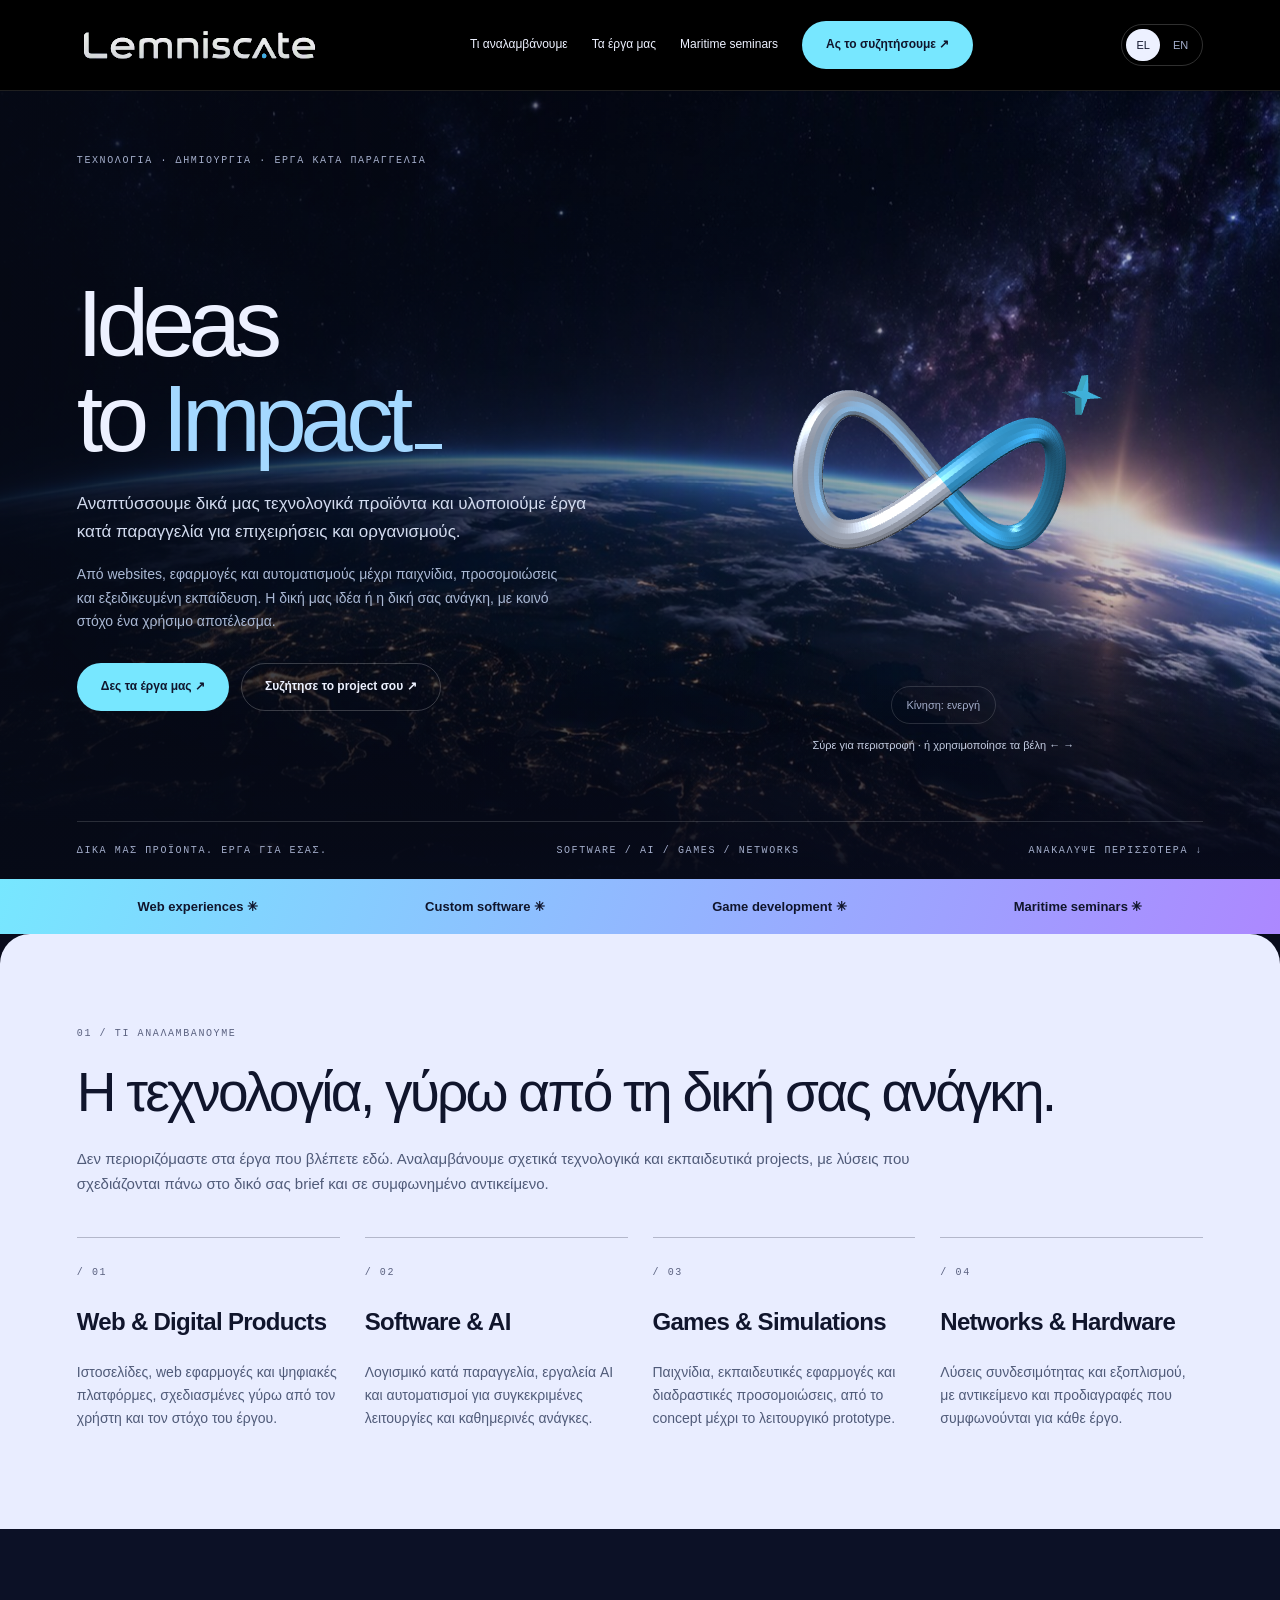
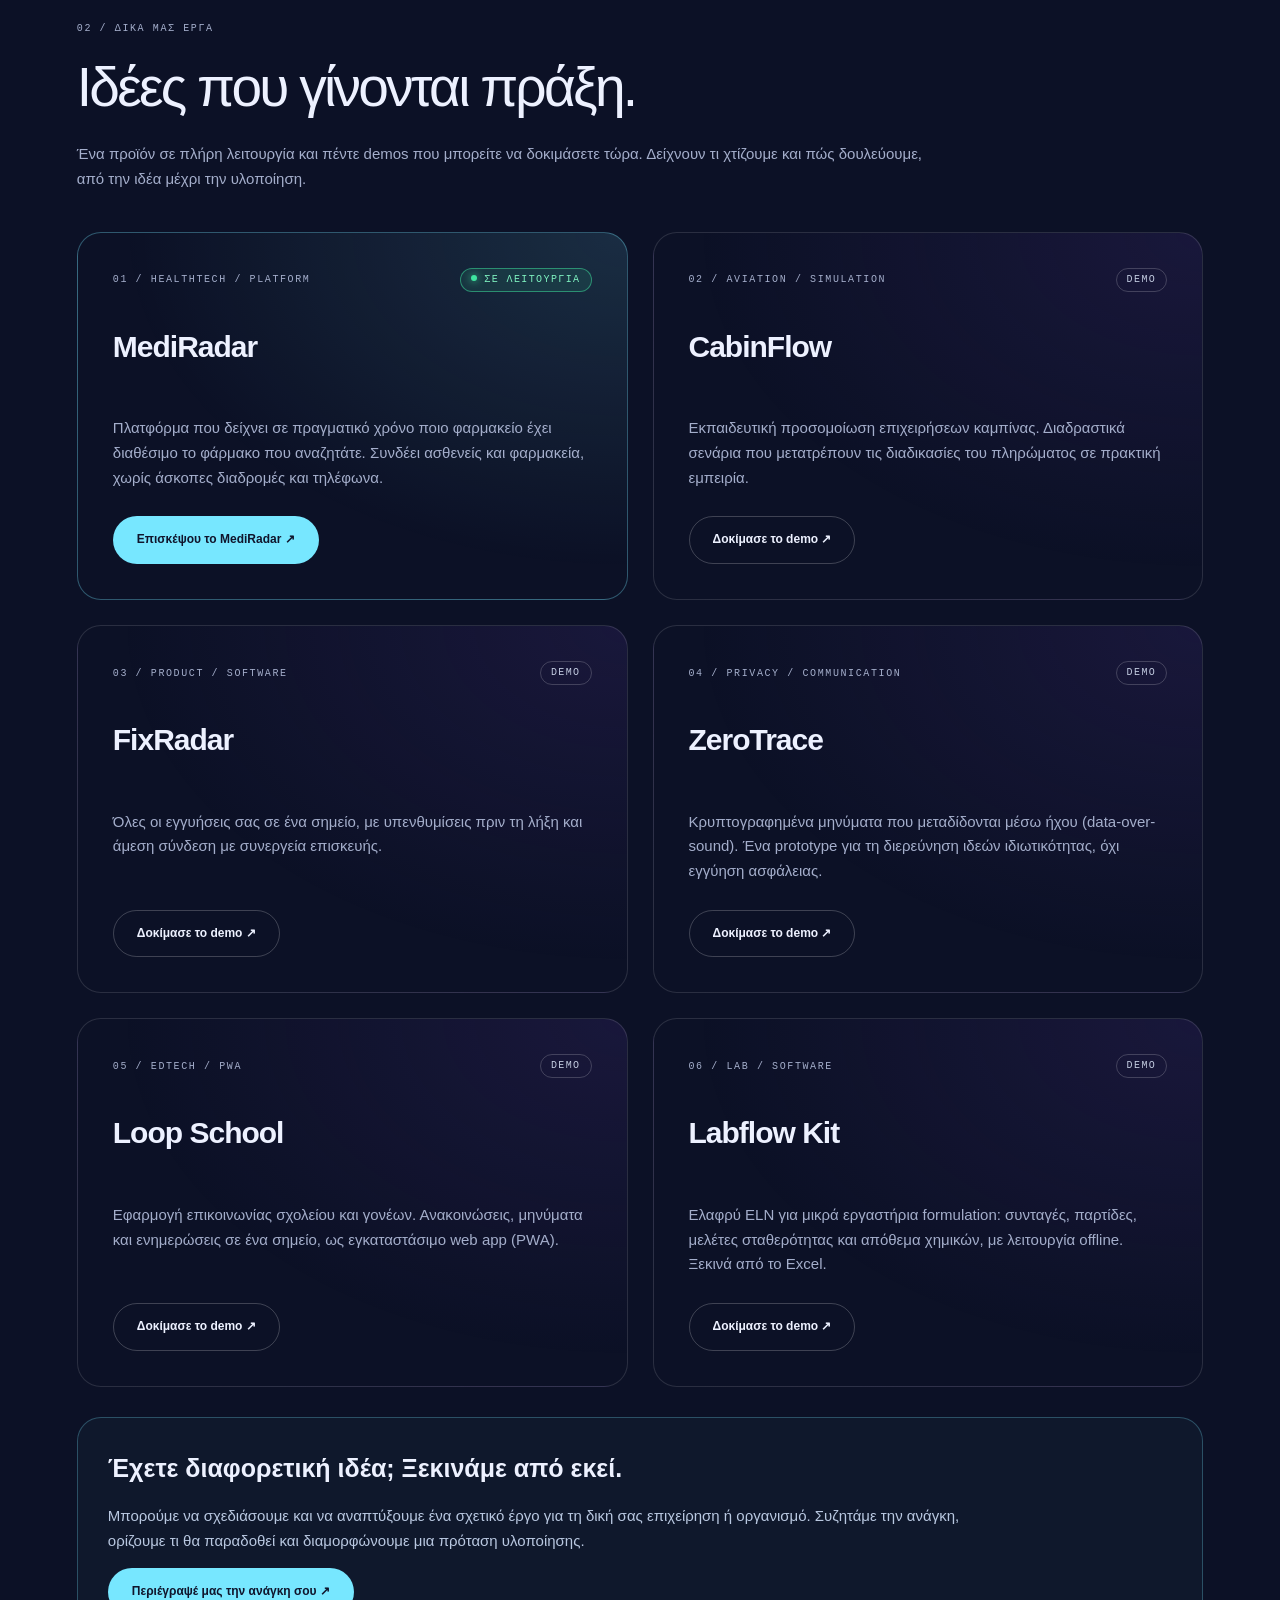
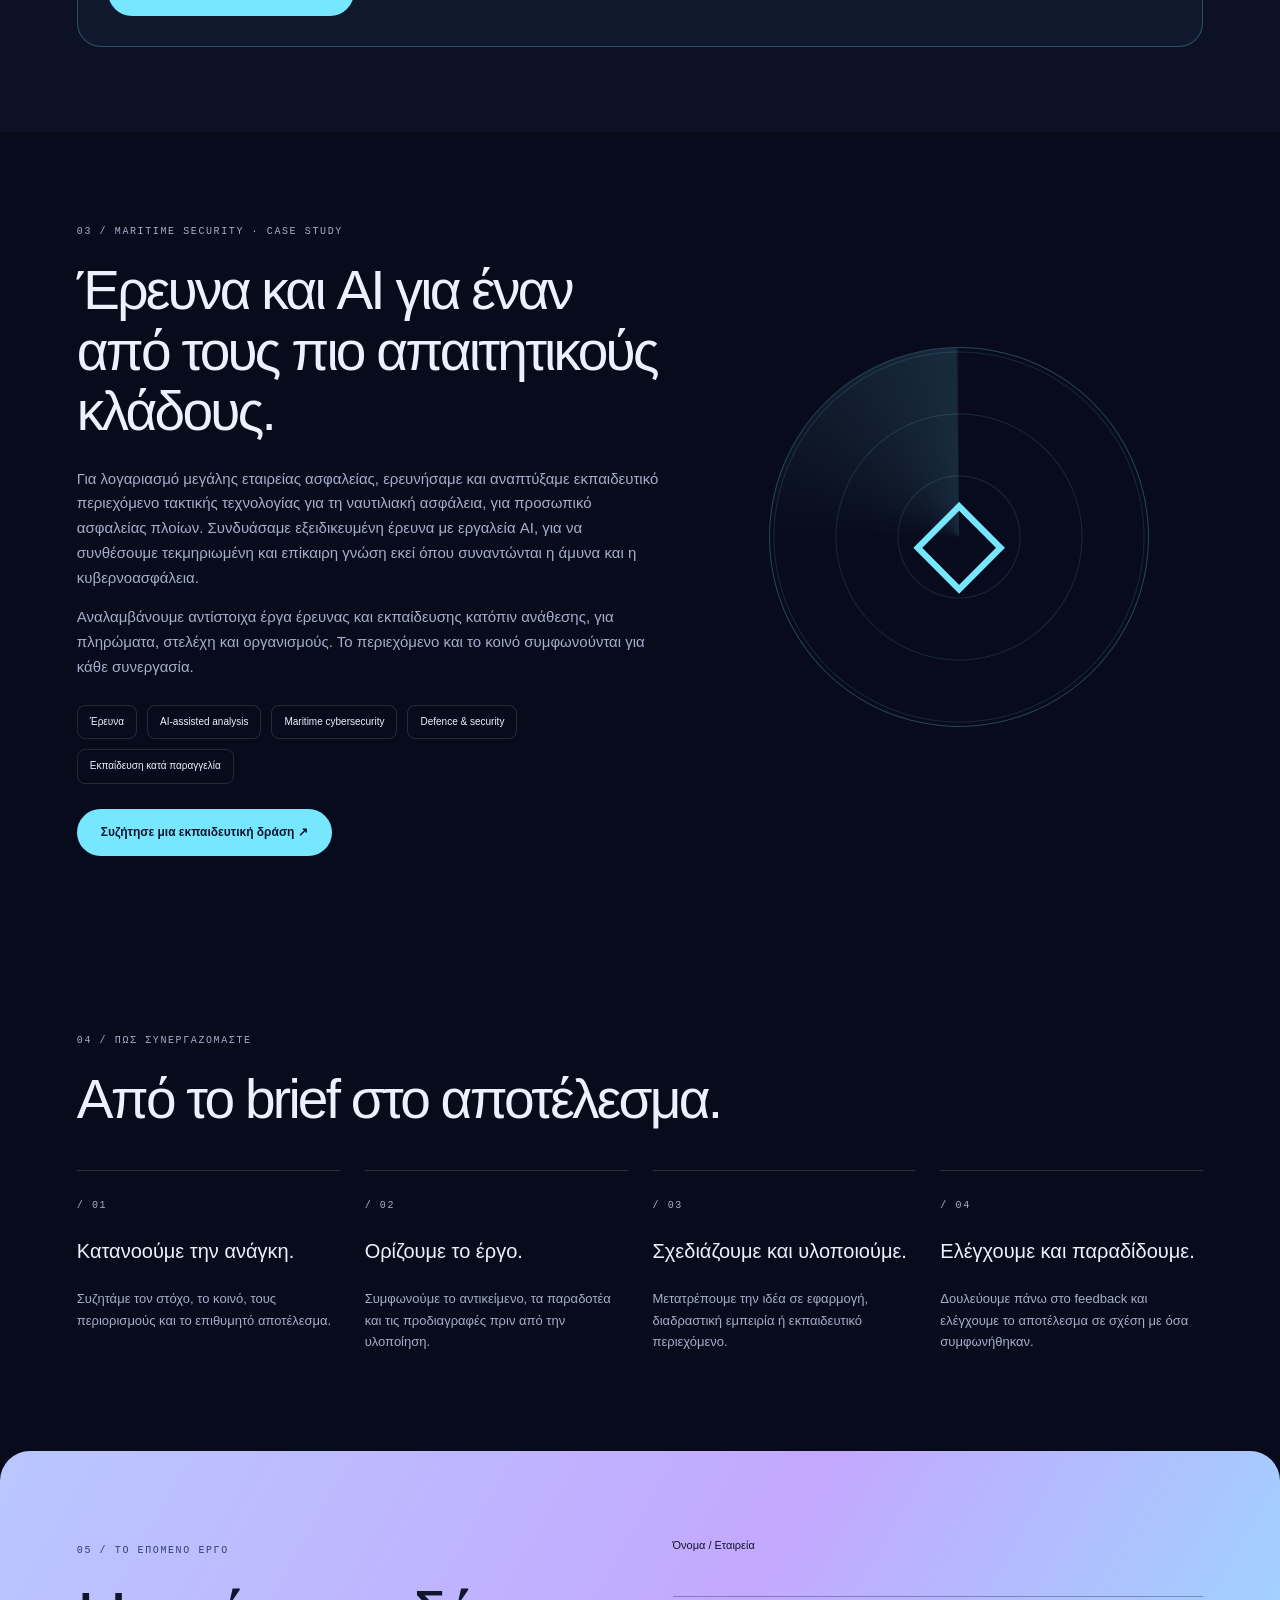
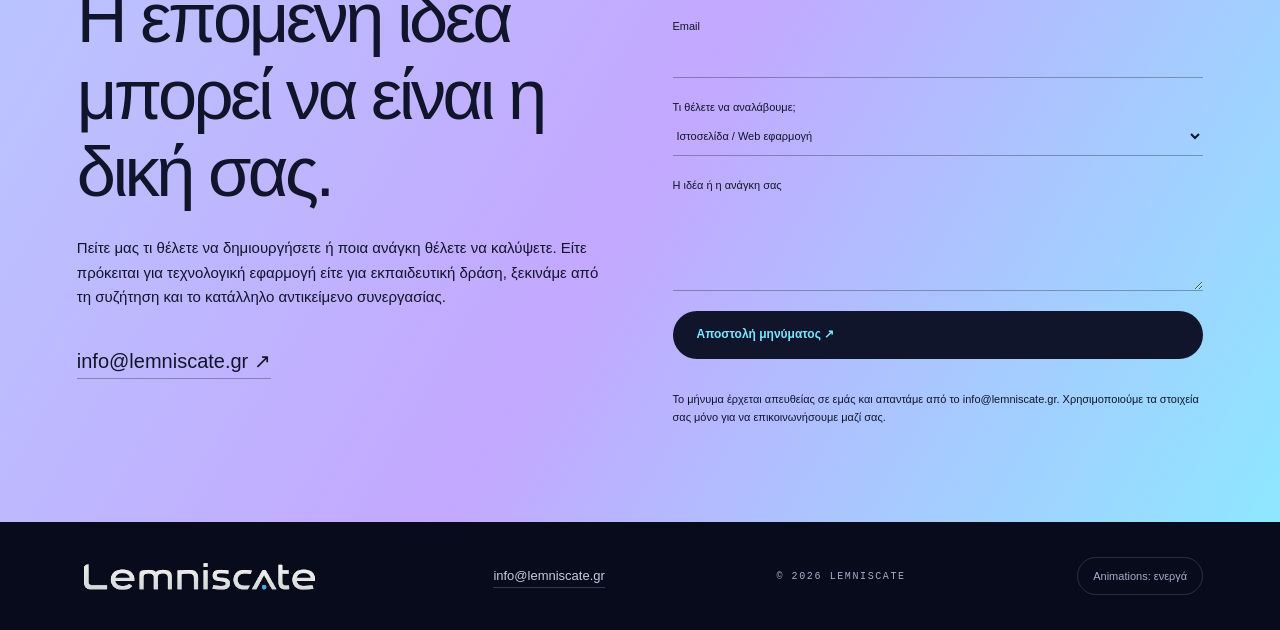
<file: index.html>
<!DOCTYPE html>
<html lang="el"><head><meta charset="utf-8"/><meta content="width=device-width,initial-scale=1" name="viewport"/><meta content="#000000" name="theme-color"/><meta content="Lemniscate: δικά μας τεχνολογικά προϊόντα και έργα κατά παραγγελία. Web, software, AI, games και maritime training." name="description"/><title>Lemniscate | Ideas to Impact</title><link href="https://lemniscate.gr/" rel="canonical"/><meta content="Lemniscate | Ideas to Impact" property="og:title"/><meta content="Δικά μας τεχνολογικά προϊόντα και έργα κατά παραγγελία: web, software, AI, games και maritime training." property="og:description"/><meta content="https://lemniscate.gr/" property="og:url"/><meta content="https://lemniscate.gr/earth-sunrise.jpg" property="og:image"/><meta content="website" property="og:type"/><link href="styles.css" rel="stylesheet"/><link rel="icon" href="data:,"/></head><body><svg aria-hidden="true" height="0" style="position:absolute;pointer-events:none" width="0" xmlns="http://www.w3.org/2000/svg"><defs><filter color-interpolation-filters="sRGB" height="100%" id="clean-wordmark" width="100%" x="0" y="0"><fecolormatrix in="SourceGraphic" result="mask" type="matrix" values="0 0 0 0 1 0 0 0 0 1 0 0 0 0 1 .2126 .7152 .0722 0 0"></fecolormatrix><fecomponenttransfer in="mask" result="clean"><fefunca intercept="-1.6" slope="8" type="linear"></fefunca></fecomponenttransfer><fecomposite in="SourceGraphic" in2="clean" operator="in"></fecomposite></filter></defs></svg><a class="skip" href="#main"><span data-i18n="skip">Μετάβαση στο περιεχόμενο</span></a><header><div class="wrap nav"><a aria-label="Lemniscate" href="#"><img alt="Lemniscate" class="wordmark" height="93" src="lemniscate-wordmark.png" width="690"/></a><nav aria-label="Κύρια πλοήγηση" id="navigation"><a href="#services"><span data-i18n="navServices">Τι αναλαμβάνουμε</span></a><a href="#work"><span data-i18n="navWork">Τα έργα μας</span></a><a href="#seminars"><span data-i18n="navSeminars">Maritime seminars</span></a><a class="button" href="#contact"><span data-i18n="talk">Ας το συζητήσουμε ↗</span></a></nav><div class="nav-controls"><div aria-label="Language / Γλώσσα" class="language" role="group"><button aria-label="Ελληνικά" aria-pressed="true" data-lang="el" type="button">EL</button><button aria-label="English" aria-pressed="false" data-lang="en" type="button">EN</button></div><button aria-controls="navigation" aria-expanded="false" aria-label="Μενού" class="menu" type="button">☰</button></div></div></header><main id="main"><div class="hero"><div aria-hidden="true" class="earth-background"></div><div class="wrap"><span class="eyebrow" data-i18n="heroEyebrow">Τεχνολογία · Δημιουργία · Έργα κατά παραγγελία</span><div class="hero-grid"><div><h1 lang="en">Ideas<br/>to <em>Impact<span aria-hidden="true" class="terminal-cursor"></span></em></h1><p class="hero-copy" data-i18n="heroCopy">Αναπτύσσουμε δικά μας τεχνολογικά προϊόντα και υλοποιούμε έργα κατά παραγγελία για επιχειρήσεις και οργανισμούς.</p><p class="hero-sub" data-i18n="heroSub">Από websites, εφαρμογές και αυτοματισμούς μέχρι παιχνίδια, προσομοιώσεις και εξειδικευμένη εκπαίδευση. Η δική μας ιδέα ή η δική σας ανάγκη, με κοινό στόχο ένα χρήσιμο αποτέλεσμα.</p><div class="actions"><a class="button" href="#work"><span data-i18n="explore">Δες τα έργα μας ↗</span></a><a class="button ghost" href="#contact"><span data-i18n="brief">Συζήτησε το project σου ↗</span></a></div></div><div class="logo-stage"><canvas aria-label="Lemniscate: τρισδιάστατο σύμβολο απείρου και άστρο" id="logo3d" role="img" tabindex="0">Lemniscate</canvas><p class="logo-status" id="threeStatus" role="status"></p><button aria-pressed="false" class="motion" id="threePause" type="button">Κίνηση: ενεργή</button><p class="prototype-hint" data-i18n="rotateHint">Σύρε για περιστροφή · ή χρησιμοποίησε τα βέλη ← →</p></div></div><div class="hero-bottom eyebrow"><span data-i18n="ownAndClient">Δικά μας προϊόντα. Έργα για εσάς.</span><span>Software / AI / Games / Networks</span><span data-i18n="scroll">Ανακάλυψε περισσότερα ↓</span></div></div></div><div class="ticker"><span>Web experiences ✳</span><span>Custom software ✳</span><span>Game development ✳</span><span>Maritime seminars ✳</span></div><section class="services" id="services"><div class="wrap"><span class="eyebrow" data-i18n="servicesLabel">01 / Τι αναλαμβάνουμε</span><h2 data-i18n="servicesTitle">Η τεχνολογία, γύρω από τη δική σας ανάγκη.</h2><p class="section-intro" data-i18n="servicesIntro">Δεν περιοριζόμαστε στα έργα που βλέπετε εδώ. Αναλαμβάνουμε σχετικά τεχνολογικά και εκπαιδευτικά projects, με λύσεις που σχεδιάζονται πάνω στο δικό σας brief και σε συμφωνημένο αντικείμενο.</p><div class="service-grid"><article class="service"><small class="eyebrow">/ 01</small><h3>Web &amp; Digital Products</h3><p data-i18n="service0">Ιστοσελίδες, web εφαρμογές και ψηφιακές πλατφόρμες, σχεδιασμένες γύρω από τον χρήστη και τον στόχο του έργου.</p></article><article class="service"><small class="eyebrow">/ 02</small><h3>Software &amp; AI</h3><p data-i18n="service1">Λογισμικό κατά παραγγελία, εργαλεία AI και αυτοματισμοί για συγκεκριμένες λειτουργίες και καθημερινές ανάγκες.</p></article><article class="service"><small class="eyebrow">/ 03</small><h3>Games &amp; Simulations</h3><p data-i18n="service2">Παιχνίδια, εκπαιδευτικές εφαρμογές και διαδραστικές προσομοιώσεις, από το concept μέχρι το λειτουργικό prototype.</p></article><article class="service"><small class="eyebrow">/ 04</small><h3>Networks &amp; Hardware</h3><p data-i18n="service3">Λύσεις συνδεσιμότητας και εξοπλισμού, με αντικείμενο και προδιαγραφές που συμφωνούνται για κάθε έργο.</p></article></div></div></section><section class="work" id="work"><div class="wrap"><span class="eyebrow" data-i18n="workLabel">02 / Δικά μας έργα</span><h2 data-i18n="workTitle">Ιδέες που γίνονται πράξη.</h2><p class="section-intro" data-i18n="workIntro">Ένα προϊόν σε πλήρη λειτουργία και πέντε demos που μπορείτε να δοκιμάσετε τώρα. Δείχνουν τι χτίζουμε και πώς δουλεύουμε, από την ιδέα μέχρι την υλοποίηση.</p><div class="project-grid"><article class="card featured"><div class="card-top"><small class="eyebrow">01 / HealthTech / Platform</small><span class="status live" data-i18n="statusLive">Σε λειτουργία</span></div><h3>MediRadar</h3><p data-i18n="project0">Πλατφόρμα που δείχνει σε πραγματικό χρόνο ποιο φαρμακείο έχει διαθέσιμο το φάρμακο που αναζητάτε. Συνδέει ασθενείς και φαρμακεία, χωρίς άσκοπες διαδρομές και τηλέφωνα.</p><a class="button" href="https://mediradar.gr/" rel="noopener noreferrer" target="_blank"><span data-i18n="visit0">Επισκέψου το MediRadar ↗</span></a></article><article class="card"><div class="card-top"><small class="eyebrow">02 / Aviation / Simulation</small><span class="status demo">Demo</span></div><h3>CabinFlow</h3><p data-i18n="project1">Εκπαιδευτική προσομοίωση επιχειρήσεων καμπίνας. Διαδραστικά σενάρια που μετατρέπουν τις διαδικασίες του πληρώματος σε πρακτική εμπειρία.</p><a class="button ghost" href="https://cabin-readysim.netlify.app/" rel="noopener noreferrer" target="_blank"><span data-i18n="demo1">Δοκίμασε το demo ↗</span></a></article><article class="card"><div class="card-top"><small class="eyebrow">03 / Product / Software</small><span class="status demo">Demo</span></div><h3>FixRadar</h3><p data-i18n="project2">Όλες οι εγγυήσεις σας σε ένα σημείο, με υπενθυμίσεις πριν τη λήξη και άμεση σύνδεση με συνεργεία επισκευής.</p><a class="button ghost" href="https://warrantyradar.netlify.app/" rel="noopener noreferrer" target="_blank"><span data-i18n="demo2">Δοκίμασε το demo ↗</span></a></article><article class="card"><div class="card-top"><small class="eyebrow">04 / Privacy / Communication</small><span class="status demo">Demo</span></div><h3>ZeroTrace</h3><p data-i18n="project3">Κρυπτογραφημένα μηνύματα που μεταδίδονται μέσω ήχου (data-over-sound). Ένα prototype για τη διερεύνηση ιδεών ιδιωτικότητας, όχι εγγύηση ασφάλειας.</p><a class="button ghost" href="https://zerotrace-app.netlify.app/" rel="noopener noreferrer" target="_blank"><span data-i18n="demo3">Δοκίμασε το demo ↗</span></a></article><article class="card"><div class="card-top"><small class="eyebrow">05 / EdTech / PWA</small><span class="status demo">Demo</span></div><h3>Loop School</h3><p data-i18n="project4">Εφαρμογή επικοινωνίας σχολείου και γονέων. Ανακοινώσεις, μηνύματα και ενημερώσεις σε ένα σημείο, ως εγκαταστάσιμο web app (PWA).</p><a class="button ghost" href="https://loop-school-jpt6.netlify.app/" rel="noopener noreferrer" target="_blank"><span data-i18n="demo4">Δοκίμασε το demo ↗</span></a></article><article class="card"><div class="card-top"><small class="eyebrow">06 / Lab / Software</small><span class="status demo">Demo</span></div><h3>Labflow Kit</h3><p data-i18n="project5">Ελαφρύ ELN για μικρά εργαστήρια formulation: συνταγές, παρτίδες, μελέτες σταθερότητας και απόθεμα χημικών, με λειτουργία offline. Ξεκινά από το Excel.</p><a class="button ghost" href="https://labflow-kit.netlify.app/" rel="noopener noreferrer" target="_blank"><span data-i18n="demo5">Δοκίμασε το demo ↗</span></a></article></div><div class="commission"><h3 data-i18n="commissionTitle">Έχετε διαφορετική ιδέα; Ξεκινάμε από εκεί.</h3><p data-i18n="commissionBody">Μπορούμε να σχεδιάσουμε και να αναπτύξουμε ένα σχετικό έργο για τη δική σας επιχείρηση ή οργανισμό. Συζητάμε την ανάγκη, ορίζουμε τι θα παραδοθεί και διαμορφώνουμε μια πρόταση υλοποίησης.</p><a class="button" href="#contact"><span data-i18n="commissionCta">Περιέγραψέ μας την ανάγκη σου ↗</span></a></div></div></section><section class="seminars" id="seminars"><div class="wrap seminar-grid"><div><span class="eyebrow" data-i18n="seminarLabel">03 / Maritime Security · Case study</span><h2 data-i18n="seminarTitle">Έρευνα και AI για έναν από τους πιο απαιτητικούς κλάδους.</h2><p data-i18n="seminarBody">Για λογαριασμό μεγάλης εταιρείας ασφαλείας, ερευνήσαμε και αναπτύξαμε εκπαιδευτικό περιεχόμενο τακτικής τεχνολογίας για τη ναυτιλιακή ασφάλεια, για προσωπικό ασφαλείας πλοίων. Συνδυάσαμε εξειδικευμένη έρευνα με εργαλεία AI, για να συνθέσουμε τεκμηριωμένη και επίκαιρη γνώση εκεί όπου συναντώνται η άμυνα και η κυβερνοασφάλεια.</p><p data-i18n="seminarScope">Αναλαμβάνουμε αντίστοιχα έργα έρευνας και εκπαίδευσης κατόπιν ανάθεσης, για πληρώματα, στελέχη και οργανισμούς. Το περιεχόμενο και το κοινό συμφωνούνται για κάθε συνεργασία.</p><div class="tags"><span data-i18n="tagResearch">Έρευνα</span><span>AI-assisted analysis</span><span>Maritime cybersecurity</span><span>Defence &amp; security</span><span data-i18n="customTraining">Εκπαίδευση κατά παραγγελία</span></div><a class="button" href="#contact"><span data-i18n="seminarCta">Συζήτησε μια εκπαιδευτική δράση ↗</span></a></div><div aria-hidden="true" class="radar"><span>◇</span></div></div></section><section><div class="wrap"><span class="eyebrow" data-i18n="processLabel">04 / Πώς συνεργαζόμαστε</span><h2 data-i18n="processTitle">Από το brief στο αποτέλεσμα.</h2><div class="process-grid"><article class="step"><small class="eyebrow">/ 01</small><h3 data-i18n="stepTitle0">Κατανοούμε την ανάγκη.</h3><p data-i18n="stepBody0">Συζητάμε τον στόχο, το κοινό, τους περιορισμούς και το επιθυμητό αποτέλεσμα.</p></article><article class="step"><small class="eyebrow">/ 02</small><h3 data-i18n="stepTitle1">Ορίζουμε το έργο.</h3><p data-i18n="stepBody1">Συμφωνούμε το αντικείμενο, τα παραδοτέα και τις προδιαγραφές πριν από την υλοποίηση.</p></article><article class="step"><small class="eyebrow">/ 03</small><h3 data-i18n="stepTitle2">Σχεδιάζουμε και υλοποιούμε.</h3><p data-i18n="stepBody2">Μετατρέπουμε την ιδέα σε εφαρμογή, διαδραστική εμπειρία ή εκπαιδευτικό περιεχόμενο.</p></article><article class="step"><small class="eyebrow">/ 04</small><h3 data-i18n="stepTitle3">Ελέγχουμε και παραδίδουμε.</h3><p data-i18n="stepBody3">Δουλεύουμε πάνω στο feedback και ελέγχουμε το αποτέλεσμα σε σχέση με όσα συμφωνήθηκαν.</p></article></div></div></section><section class="contact" id="contact"><div class="wrap contact-grid"><div><span class="eyebrow" data-i18n="contactLabel">05 / Το επόμενο έργο</span><h2 data-i18n="contactTitle">Η επόμενη ιδέα μπορεί να είναι η δική σας.</h2><p data-i18n="contactBody">Πείτε μας τι θέλετε να δημιουργήσετε ή ποια ανάγκη θέλετε να καλύψετε. Είτε πρόκειται για τεχνολογική εφαρμογή είτε για εκπαιδευτική δράση, ξεκινάμε από τη συζήτηση και το κατάλληλο αντικείμενο συνεργασίας.</p><a class="email" href="mailto:info@lemniscate.gr">info@lemniscate.gr ↗</a></div><form action="/" data-netlify="true" id="contactForm" method="POST" name="contact" netlify-honeypot="bot-field"><input name="form-name" type="hidden" value="contact"/><p class="hp" hidden=""><label>Leave this field empty<input autocomplete="off" name="bot-field" tabindex="-1"/></label></p><label for="name"><span data-i18n="nameLabel">Όνομα / Εταιρεία</span><input autocomplete="name" id="name" maxlength="120" name="name" required=""/></label><label for="email">Email<input autocomplete="email" id="email" maxlength="180" name="email" required="" type="email"/></label><label for="subject"><span data-i18n="subjectLabel">Τι θέλετε να αναλάβουμε;</span><select id="subject" name="subject"><option data-i18n="optionweb" value="web">Ιστοσελίδα / Web εφαρμογή</option><option data-i18n="optionsoftware" value="software">Software / AI / Αυτοματισμοί</option><option data-i18n="optiongames" value="games">Παιχνίδι / Προσομοίωση</option><option data-i18n="optionmaritime" value="maritime">Maritime seminar / Εκπαίδευση</option><option data-i18n="optionnetworks" value="networks">Δίκτυα / Εξοπλισμός</option><option data-i18n="optionother" value="other">Άλλο σχετικό project</option></select></label><label for="message"><span data-i18n="messageLabel">Η ιδέα ή η ανάγκη σας</span><textarea id="message" maxlength="4000" name="message" required="" rows="4"></textarea></label><button class="button" id="formSubmit" type="submit"><span data-i18n="send">Αποστολή μηνύματος ↗</span></button><p class="note" data-i18n="formNote">Το μήνυμα έρχεται απευθείας σε εμάς και απαντάμε από το info@lemniscate.gr. Χρησιμοποιούμε τα στοιχεία σας μόνο για να επικοινωνήσουμε μαζί σας.</p><div id="formStatus" role="status"></div></form></div></section></main><footer><div class="wrap footer-row"><a aria-label="Lemniscate" href="#"><img alt="Lemniscate" class="wordmark" height="93" src="lemniscate-wordmark.png" width="690"/></a><a class="footer-email" href="mailto:info@lemniscate.gr">info@lemniscate.gr</a><span class="eyebrow">© 2026 Lemniscate</span><button aria-pressed="false" class="motion" id="motionToggle" type="button">Animations: ενεργά</button></div></footer><script src="app.js"></script></body></html>
</file>
<file: styles.css>
*{box-sizing:border-box}html{scroll-behavior:smooth;scroll-padding-top:100px}body{margin:0;background:#080b1c;color:#edf1ff;font:15px/1.65 Arial,Helvetica,sans-serif}a{color:inherit;text-decoration:none}button,input,select,textarea{font:inherit}button{cursor:pointer}.wrap{max-width:1440px;margin:auto;padding:0 6vw}.eyebrow{font:10px/1.7 Consolas,monospace;letter-spacing:1.6px;text-transform:uppercase;color:#a4aecb}header{position:sticky;top:0;z-index:30;background:#000;border-bottom:1px solid #ffffff20}.nav{height:90px;display:flex;align-items:center;justify-content:space-between;gap:20px}.wordmark{width:245px;height:auto;display:block;filter:url(#clean-wordmark)}nav{display:flex;align-items:center;gap:24px;font-size:12px}.nav-controls{display:flex;gap:12px;align-items:center}.language{display:flex;gap:3px;border:1px solid #ffffff30;border-radius:99px;padding:4px}.language button{border:0;background:transparent;color:#a4aecb;border-radius:99px;padding:7px 10px;font-size:11px}.language button[aria-pressed=true]{background:#edf1ff;color:#10152c}.button{display:inline-flex;align-items:center;justify-content:center;gap:20px;padding:13px 23px;border-radius:99px;background:#77e7ff;color:#10152c;font-size:12px;font-weight:700;border:1px solid transparent;transition:transform .3s}.button:hover{transform:translateY(-3px)}.ghost{background:transparent;border-color:#ffffff35;color:#edf1ff}.hero{position:relative;isolation:isolate;overflow:hidden;padding:55px 0 0}.earth-background{position:absolute;inset:-14% -8% -10%;z-index:-2;background:url('earth-sunrise.jpg') center 70%/cover;animation:earthRiseLive 10s ease-in-out infinite alternate;will-change:transform}.hero:after{content:'';position:absolute;inset:0;z-index:-1;background:linear-gradient(90deg,#060a16e6,#060a1670 55%,#060a1620),linear-gradient(0deg,#080b1c,transparent 30%);pointer-events:none}.hero-grid{display:grid;grid-template-columns:1.1fr 1fr;align-items:center;gap:35px;min-height:650px}.hero h1{font-size:clamp(68px,7.4vw,108px);font-weight:500;line-height:1;letter-spacing:-.07em;margin:25px 0}.hero h1 em{font-style:normal;color:#a4d8ff;white-space:nowrap}.terminal-cursor{display:inline-block;width:.28em;height:.055em;margin-left:.09em;vertical-align:.02em;background:currentColor;animation:terminalBlink 1.2s steps(1,end) infinite}.hero-copy{max-width:530px;color:#d2dbef;font-size:17px}.hero-sub{max-width:500px;color:#aab9d5;font-size:14px}.actions{display:flex;gap:12px;flex-wrap:wrap;margin:30px 0}.logo-stage{text-align:center;min-width:0}#logo3d{display:block;width:100%;height:460px;background:transparent;touch-action:pan-y;cursor:grab;border-radius:24px}#logo3d:active{cursor:grabbing}.logo-status:empty{display:none}.logo-status{font-size:12px;color:#c3cce1}.prototype-hint{font-size:11px;color:#c3cce1;margin:12px auto}.hero-bottom{display:flex;justify-content:space-between;gap:20px;border-top:1px solid #ffffff25;padding:20px 0}.ticker{background:linear-gradient(110deg,#77e7ff,#ac88ff);color:#10152c;padding:17px 5vw;display:flex;justify-content:space-around;gap:20px;flex-wrap:wrap;font-size:13px;font-weight:700}section{padding:85px 0}h2{font-size:clamp(36px,4.3vw,62px);font-weight:500;line-height:1.1;letter-spacing:-.05em;margin:18px 0 25px}.section-intro{max-width:850px;color:#a4aecb;margin-bottom:40px}.services{background:#e9edff;color:#10152c;border-radius:30px 30px 0 0}.services .eyebrow{color:#5b6280}.services .section-intro{color:#505b79}.service-grid{display:grid;grid-template-columns:repeat(4,1fr);gap:25px}.service{border-top:1px solid #10152c40;padding-top:20px}.service h3{font-size:24px;line-height:1.25;letter-spacing:-.7px}.service p{color:#505b79;font-size:14px}.work{background:#0c1126}.project-grid{display:grid;grid-template-columns:1fr 1fr;gap:25px}.project-grid>.card:last-child:nth-child(odd){grid-column:1/-1}.card{border:1px solid #ffffff20;border-radius:24px;padding:35px;background:radial-gradient(ellipse at 100% 0,#53349730,transparent 65%);transition:transform .4s,border-color .4s}.card:hover{transform:translateY(-5px);border-color:#77e7ff70}.card h3{font-size:30px;letter-spacing:-1px}.card p{color:#a4aecb;min-height:85px}.commission{border:1px solid #77e7ff44;border-radius:24px;padding:30px;margin-top:30px;background:#77e7ff08}.commission h3{font-size:25px;margin:0 0 10px}.commission p{color:#b9c8e1;max-width:900px}.seminar-grid{display:grid;grid-template-columns:1.2fr 1fr;gap:50px;align-items:center}.seminars p{color:#a4aecb;max-width:620px}.tags{display:flex;gap:10px;flex-wrap:wrap;margin:25px 0}.tags span{font-size:10px;padding:8px 12px;border:1px solid #ffffff20;border-radius:8px}.radar{aspect-ratio:1;max-width:380px;width:100%;border:1px solid #77e7ff44;border-radius:50%;position:relative;margin:auto;display:grid;place-items:center;background:repeating-radial-gradient(circle,transparent 0,transparent 60px,#77e7ff22 61px,transparent 62px)}.radar:before{content:'';position:absolute;inset:0;border-radius:50%;background:conic-gradient(transparent 270deg,#77e7ff25 359deg,transparent);animation:spin 12s linear infinite}.radar span{font-size:120px;color:#77e7ff}.process-grid{display:grid;grid-template-columns:repeat(4,1fr);gap:25px;margin-top:40px}.step{border-top:1px solid #ffffff25;padding-top:20px}.step h3{font-size:20px;font-weight:500}.step p{color:#a4aecb;font-size:13px}.contact{background:linear-gradient(120deg,#b9c7ff,#c3a8ff,#8ee7ff);color:#10152c;border-radius:30px 30px 0 0}.contact-grid{display:grid;grid-template-columns:1fr 1fr;gap:65px}.contact .eyebrow{color:#33406b}.contact h2{font-size:clamp(45px,5.5vw,80px)}.contact form{display:grid;gap:20px}label{font-size:11px}input,select,textarea{width:100%;display:block;border:0;border-bottom:1px solid #10152c55;background:transparent;color:#10152c;padding:12px 0}select option{background:#edf1ff}textarea{resize:vertical}.contact .button{background:#10152c;color:#77e7ff;justify-content:space-between}.note{font-size:11px}.email{display:inline-block;font-size:20px;border-bottom:1px solid #10152c55;margin-top:20px}footer{padding:35px 0}.footer-row{display:flex;justify-content:space-between;align-items:center;gap:20px;flex-wrap:wrap}.motion{background:none;color:#a4aecb;border:1px solid #ffffff25;border-radius:99px;padding:9px 15px;font-size:11px}.menu{display:none;border:1px solid #ffffff25;background:none;color:white;width:42px;height:42px;border-radius:50%}a:focus-visible,button:focus-visible,input:focus-visible,textarea:focus-visible,select:focus-visible,#logo3d:focus-visible{outline:3px solid #77e7ff;outline-offset:5px}.skip{position:fixed;top:-100px;left:15px;background:#77e7ff;color:#10152c;padding:12px;z-index:50}.skip:focus{top:15px}@keyframes earthRiseLive{from{transform:translate(-1%,5%) scale(1.04)}to{transform:translate(1%,-4%) scale(1.12)}}@keyframes terminalBlink{0%,49%{opacity:1}50%,100%{opacity:0}}@keyframes spin{to{transform:rotate(360deg)}}.no-motion *,.no-motion *:before,.no-motion *:after{animation:none!important;transition:none!important;scroll-behavior:auto!important}.no-motion .terminal-cursor{opacity:1!important}@media(prefers-reduced-motion:reduce){*,*:before,*:after{animation:none!important;transition:none!important;scroll-behavior:auto!important}.terminal-cursor{opacity:1!important}}@media(max-width:1150px){nav{gap:14px}.wordmark{width:210px}.nav .button{padding:10px 15px}.nav{gap:12px}.service-grid,.process-grid{grid-template-columns:1fr 1fr}}@media(max-width:900px){.menu{display:block}nav{display:none;position:absolute;top:90px;left:0;right:0;background:#000;padding:25px;flex-direction:column;align-items:stretch}nav.open{display:flex}.hero h1{font-size:70px}}@media(max-width:700px){.wrap{padding:0 5vw}.nav{height:80px}.wordmark{width:180px}.nav-controls{gap:7px}.language button{padding:6px 8px}nav{top:80px}.hero{padding-top:35px}.hero-grid,.seminar-grid,.contact-grid,.project-grid{grid-template-columns:1fr;gap:30px}.hero h1{font-size:clamp(58px,14.5vw,82px)}.hero-copy{font-size:16px}.logo-stage{padding-bottom:35px}.hero-bottom{font-size:8px}.hero-bottom span:nth-child(2){display:none}.earth-background{background-position:62% 75%;inset:-14% -24% -10%}.hero:after{background:linear-gradient(0deg,#080b1c,transparent 30%,#060a1690 70%)}section{padding:65px 0}.service-grid{grid-template-columns:1fr}.radar{max-width:280px}.card{padding:25px}.contact h2{font-size:55px}.process-grid{gap:20px}#logo3d{height:340px}.card p{min-height:0}}@media(max-width:360px){.wordmark{width:150px}.nav-controls{gap:5px}.language button{padding:5px 7px}.menu{width:36px;height:36px}}
.card{display:flex;flex-direction:column;align-items:flex-start}.card .button{margin-top:auto}.card-top{display:flex;justify-content:space-between;align-items:center;gap:12px;width:100%}.status{font:10px/1 Consolas,monospace;letter-spacing:1.4px;text-transform:uppercase;padding:6px 10px;border-radius:99px;border:1px solid #ffffff30;color:#c3cce1;white-space:nowrap}.status.live{background:#3ee6a018;border-color:#3ee6a080;color:#7ff2c0}.status.live:before{content:'';display:inline-block;width:6px;height:6px;border-radius:50%;background:#3ee6a0;margin-right:7px;vertical-align:1px;box-shadow:0 0 8px #3ee6a0}.card.featured{border-color:#77e7ff55;background:radial-gradient(ellipse at 100% 0,#77e7ff22,transparent 65%)}.hp{display:none}#formStatus{font-size:14px;font-weight:700}#formStatus:empty{display:none}#formStatus[data-state=sent]{color:#0b5a3a}#formStatus[data-state=sendError]{color:#8a1230}.contact .button:disabled{opacity:.6;cursor:wait}.footer-email{font-size:13px;color:#c3cce1;border-bottom:1px solid #ffffff30}.footer-email:hover{color:#77e7ff}
</file>
